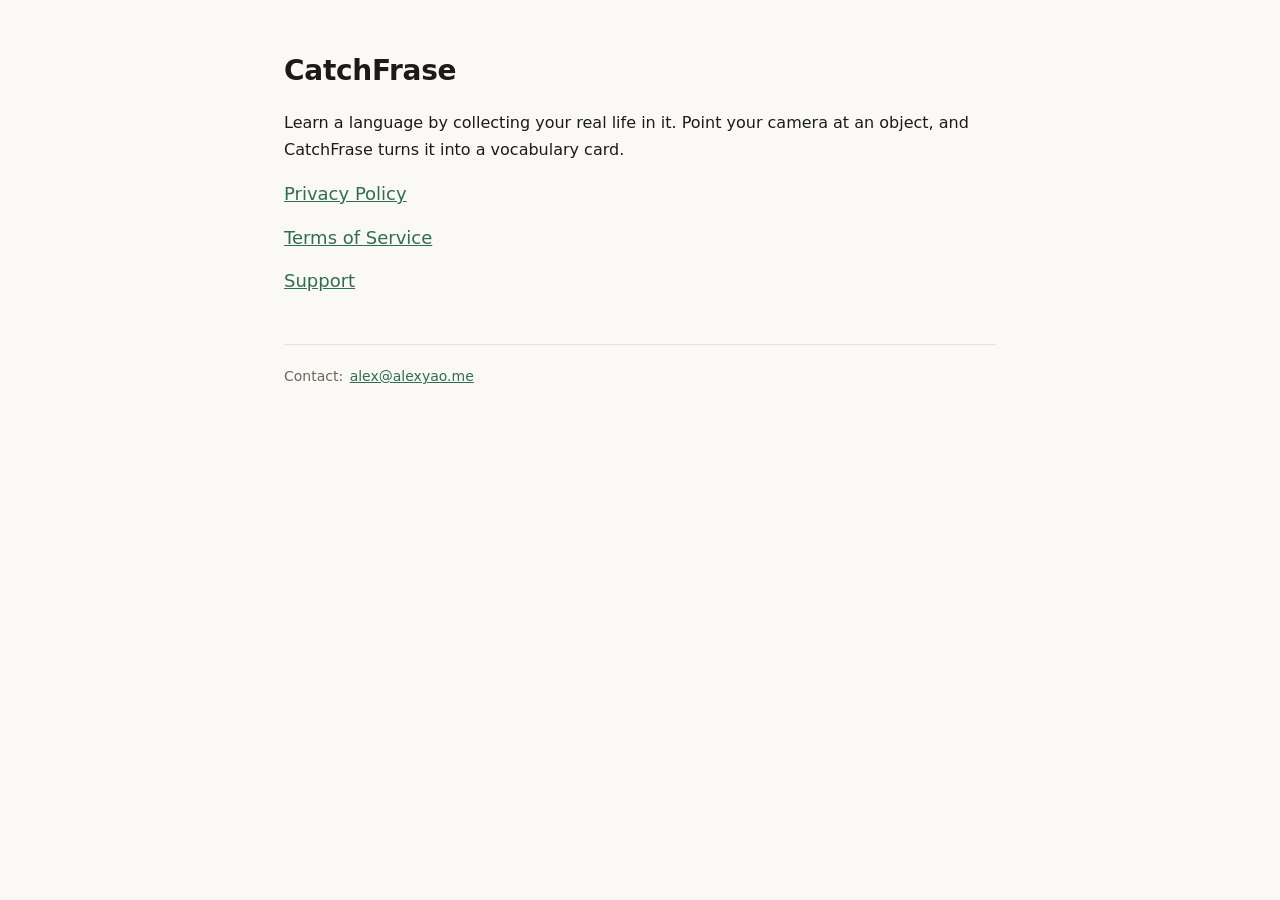
<file: index.html>
<!DOCTYPE html>
<html lang="en">
<head>
<meta charset="utf-8">
<meta name="viewport" content="width=device-width, initial-scale=1">
<title>CatchFrase · Legal & Support</title>
<link rel="stylesheet" href="style.css">
</head>
<body>
<main>
<h1>CatchFrase</h1>
<p>Learn a language by collecting your real life in it. Point your camera at an object, and CatchFrase turns it into a vocabulary card.</p>
<ul class="home-list">
<li><a href="privacy-policy.html">Privacy Policy</a></li>
<li><a href="terms-of-service.html">Terms of Service</a></li>
<li><a href="support.html">Support</a></li>
</ul>
<hr>
<footer>Contact: <a href="mailto:alex@alexyao.me">alex@alexyao.me</a></footer>
</main>
</body>
</html>
</file>
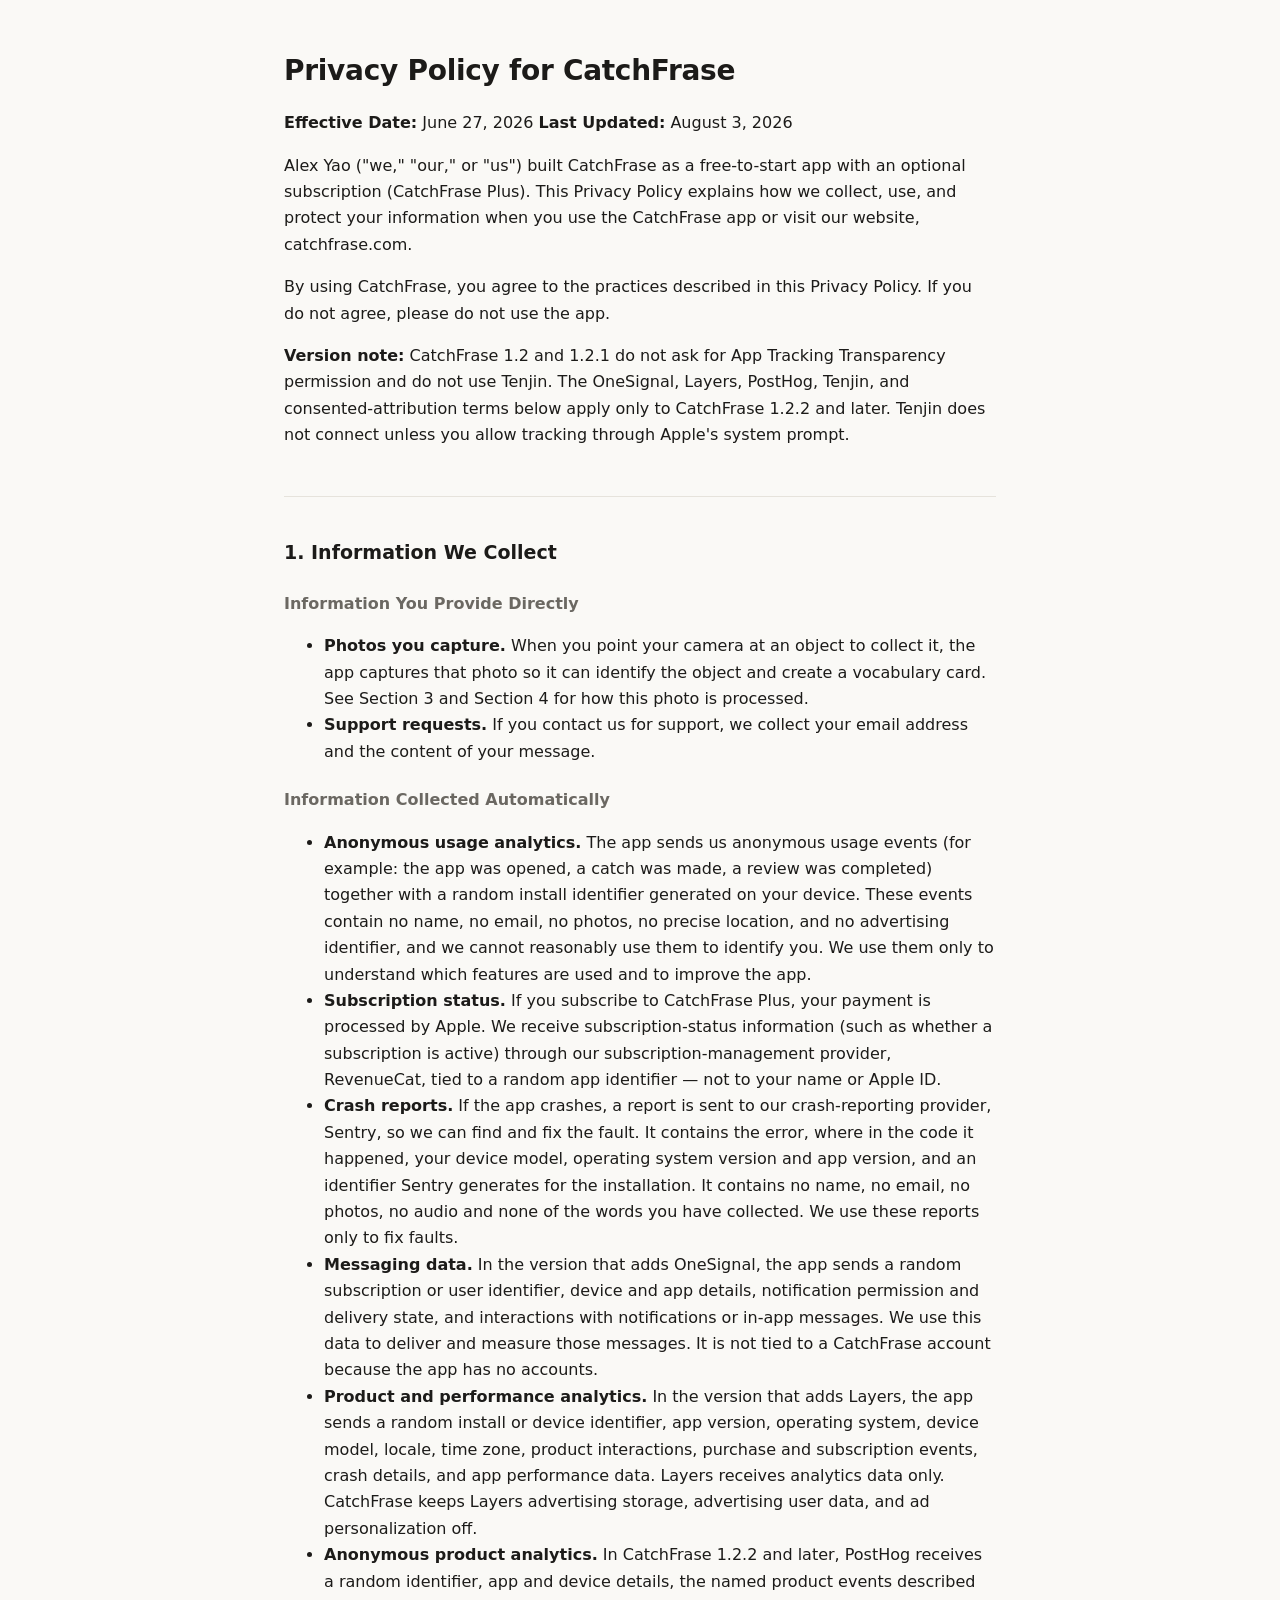
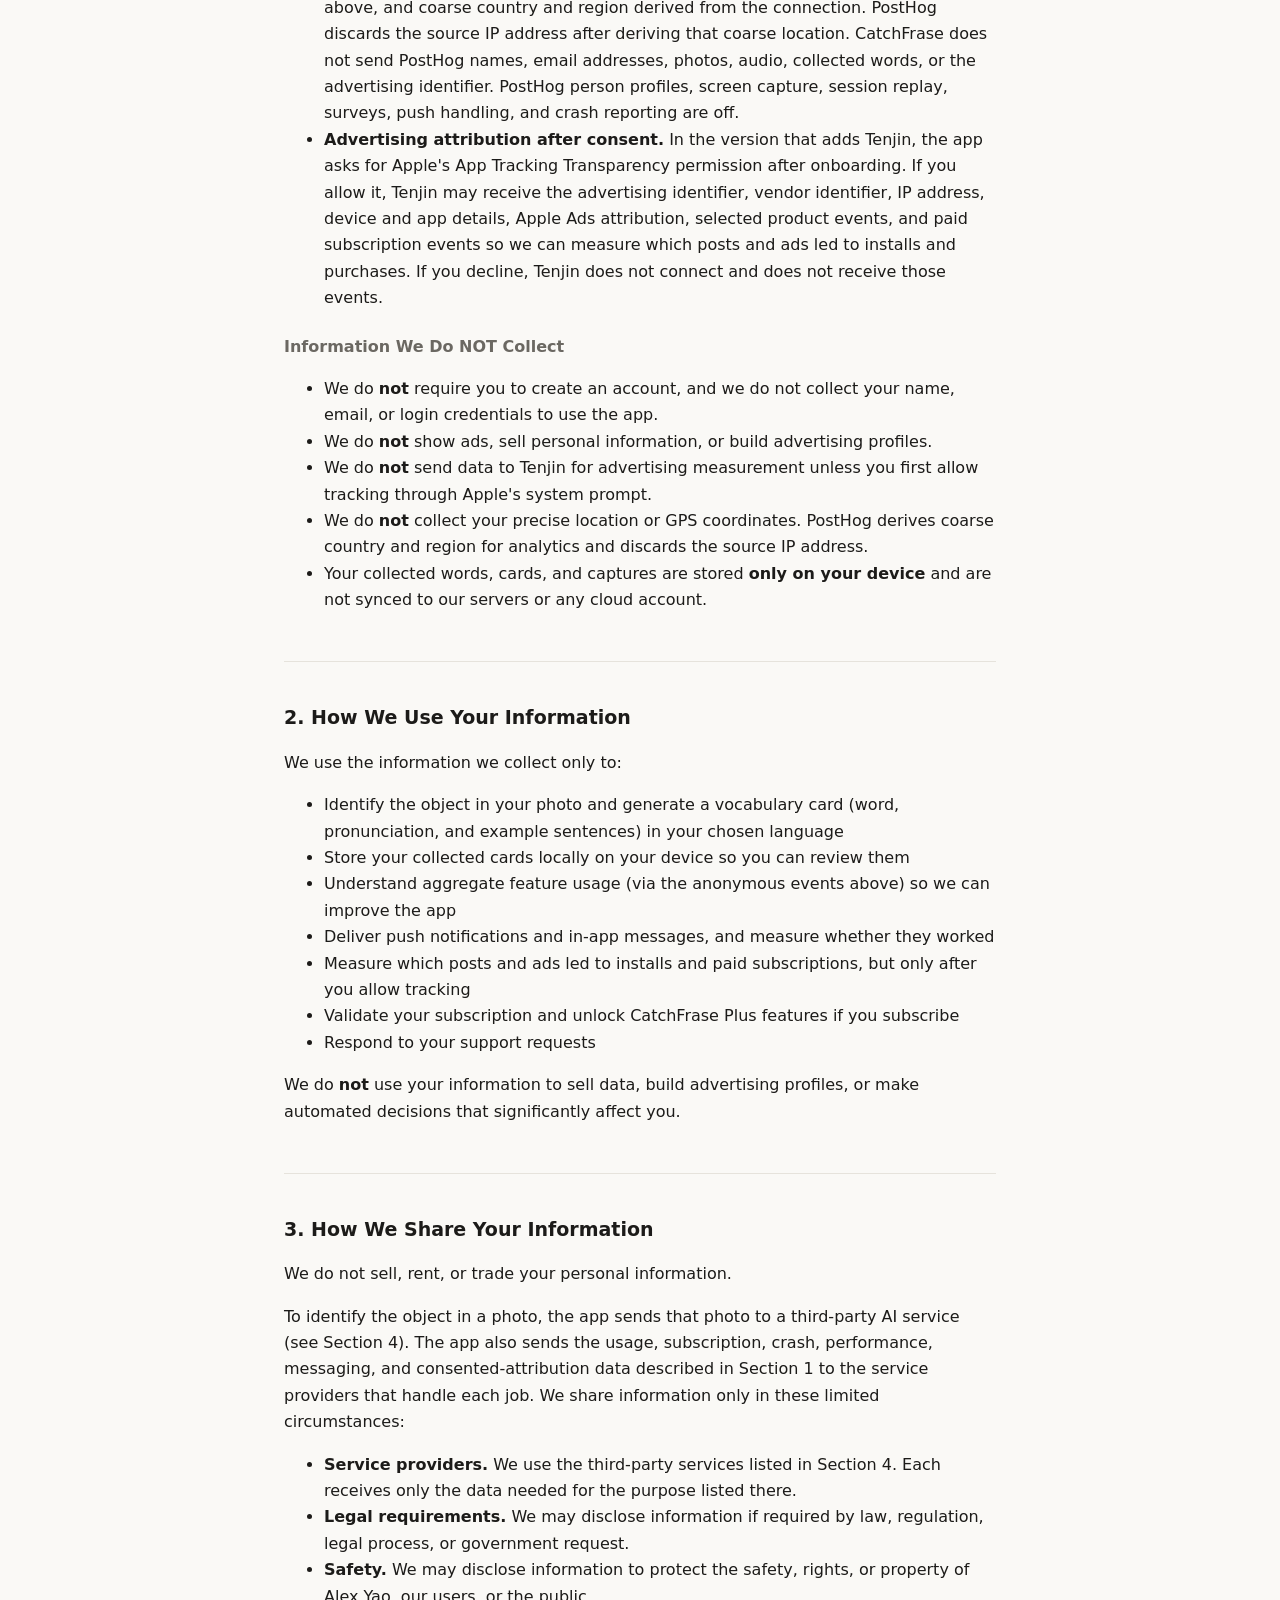
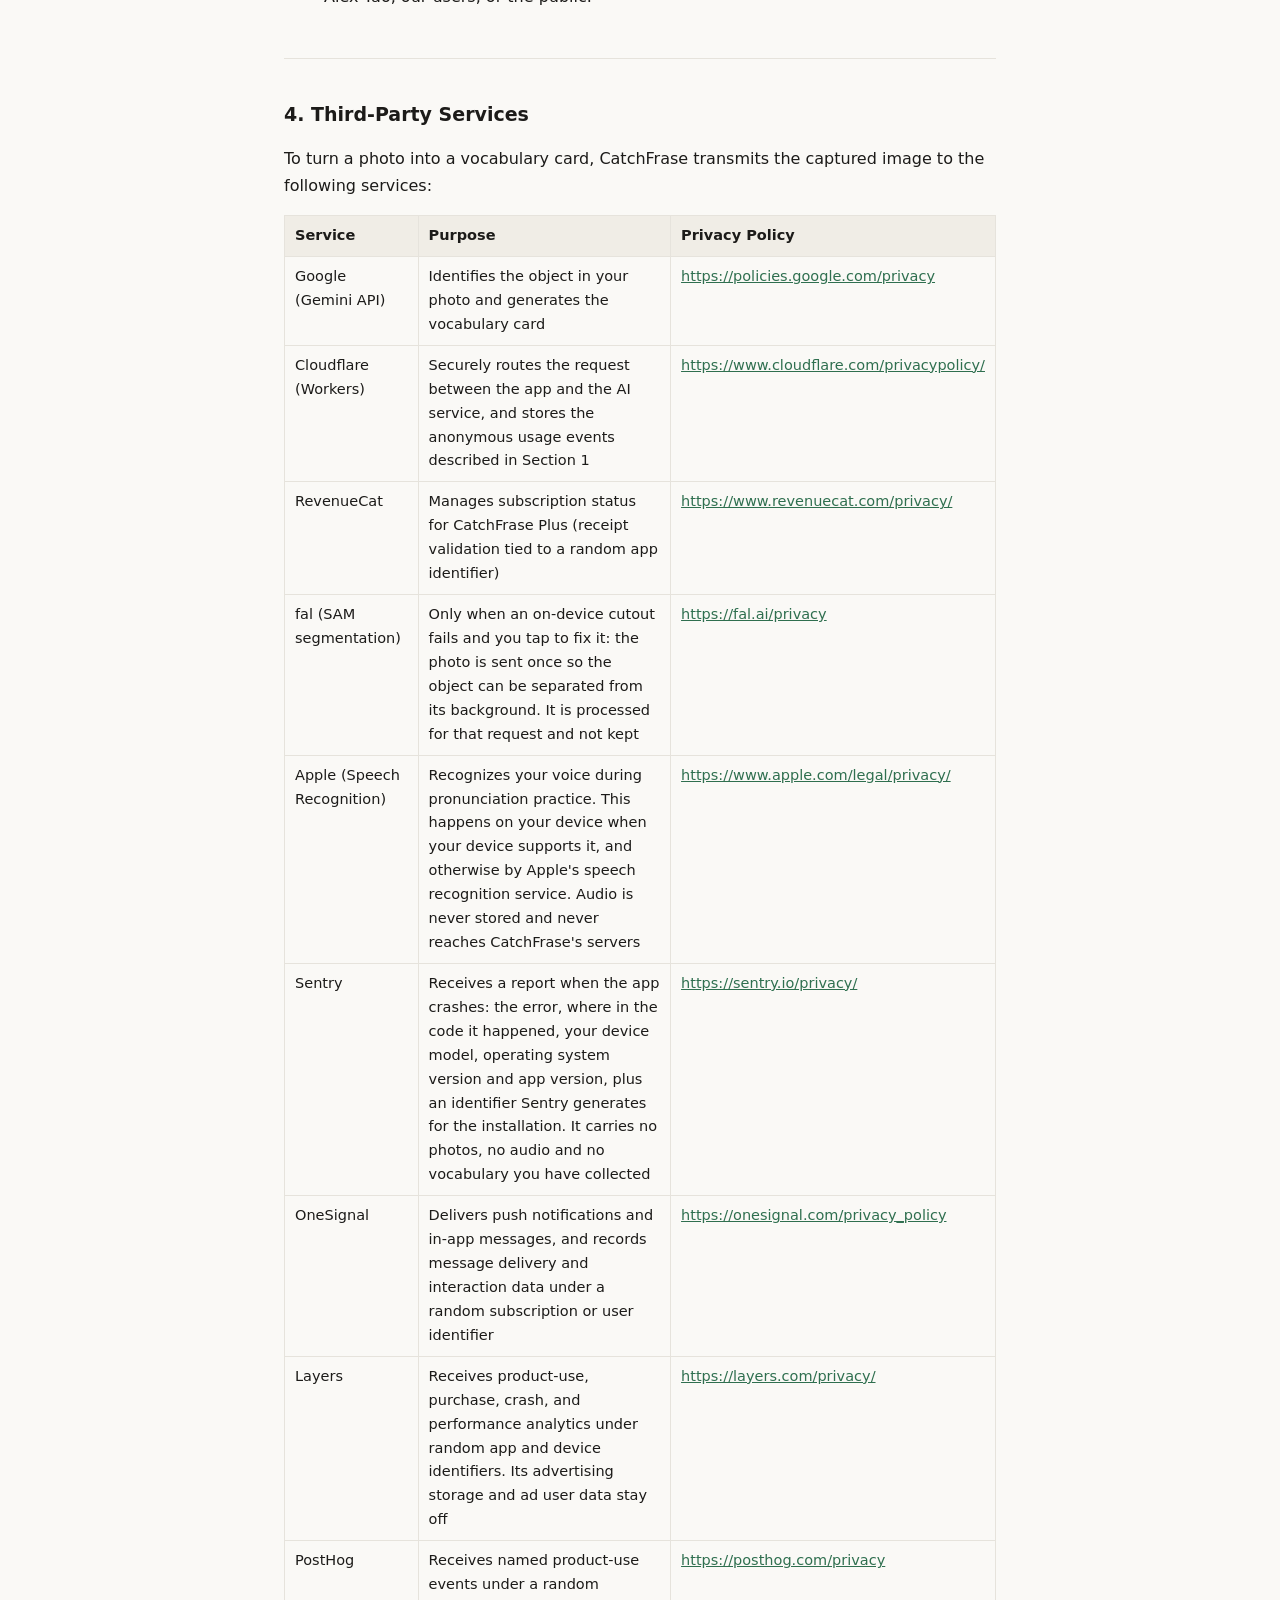
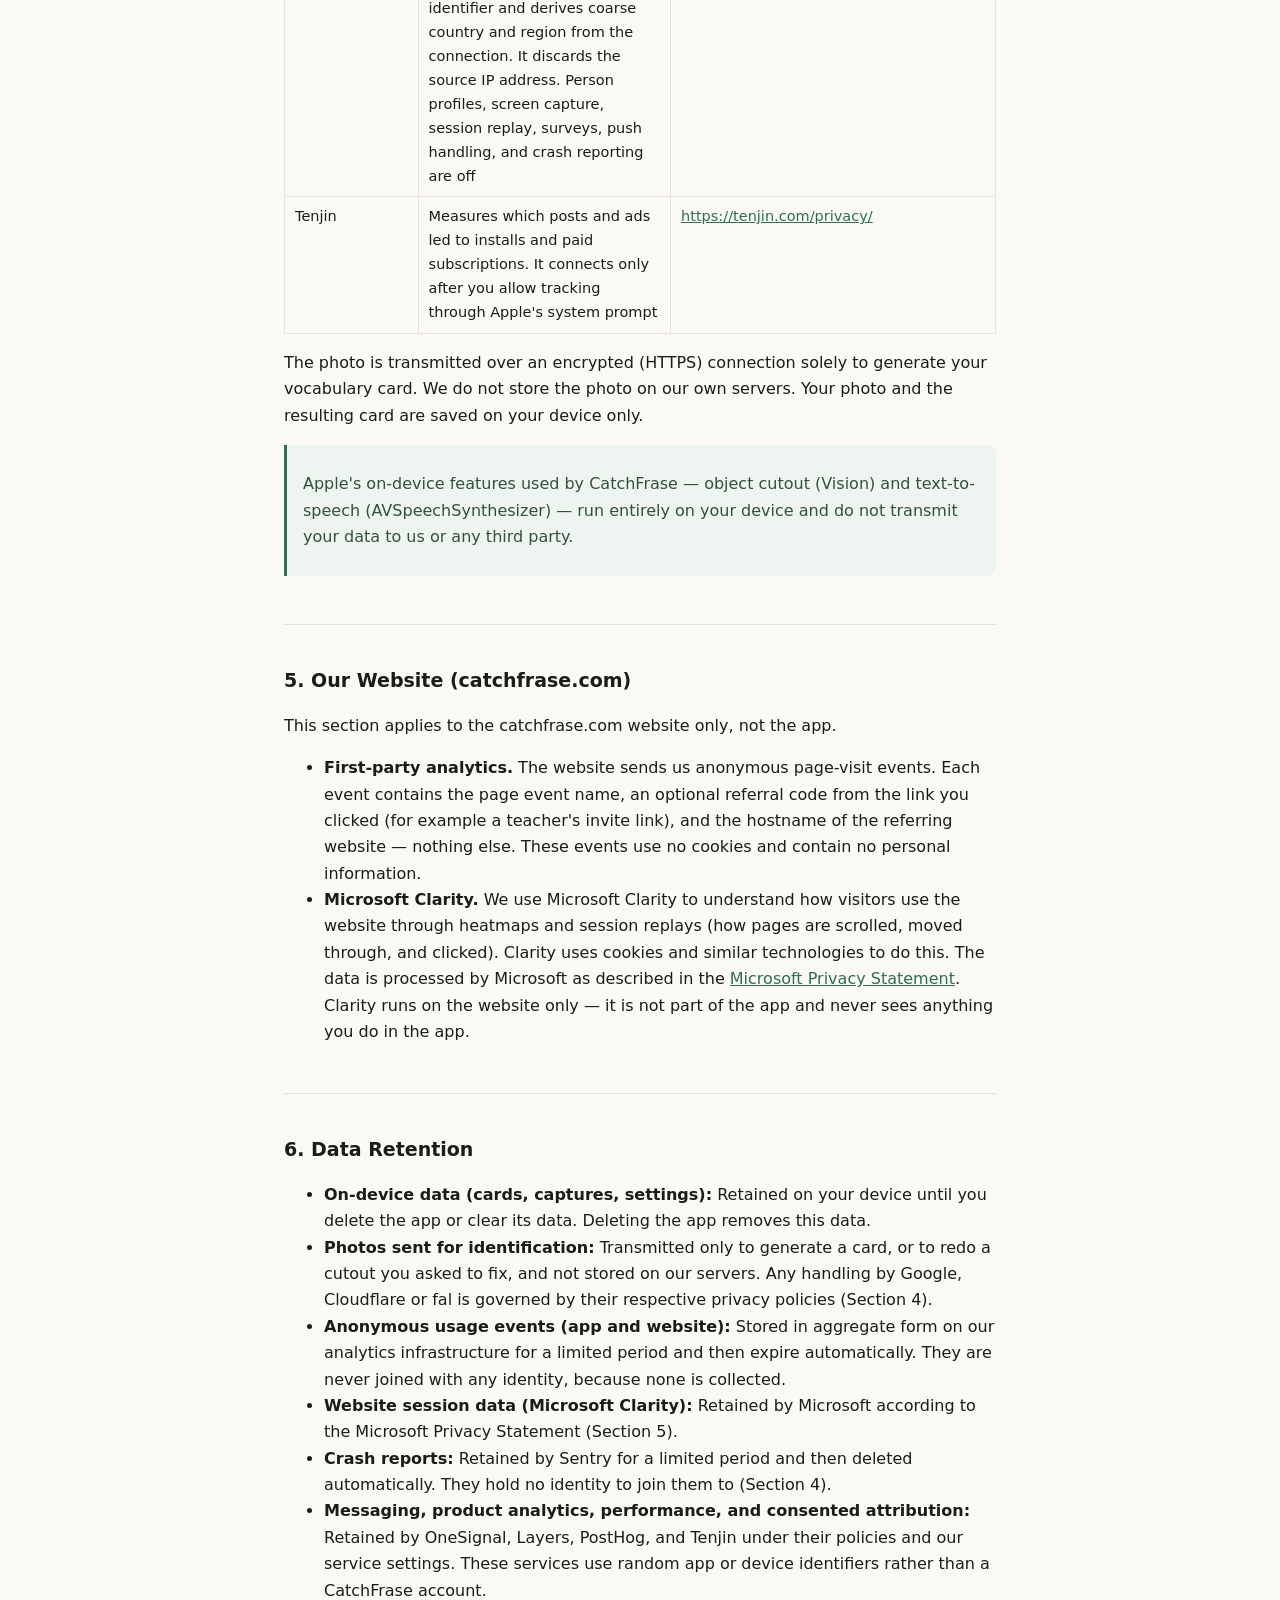
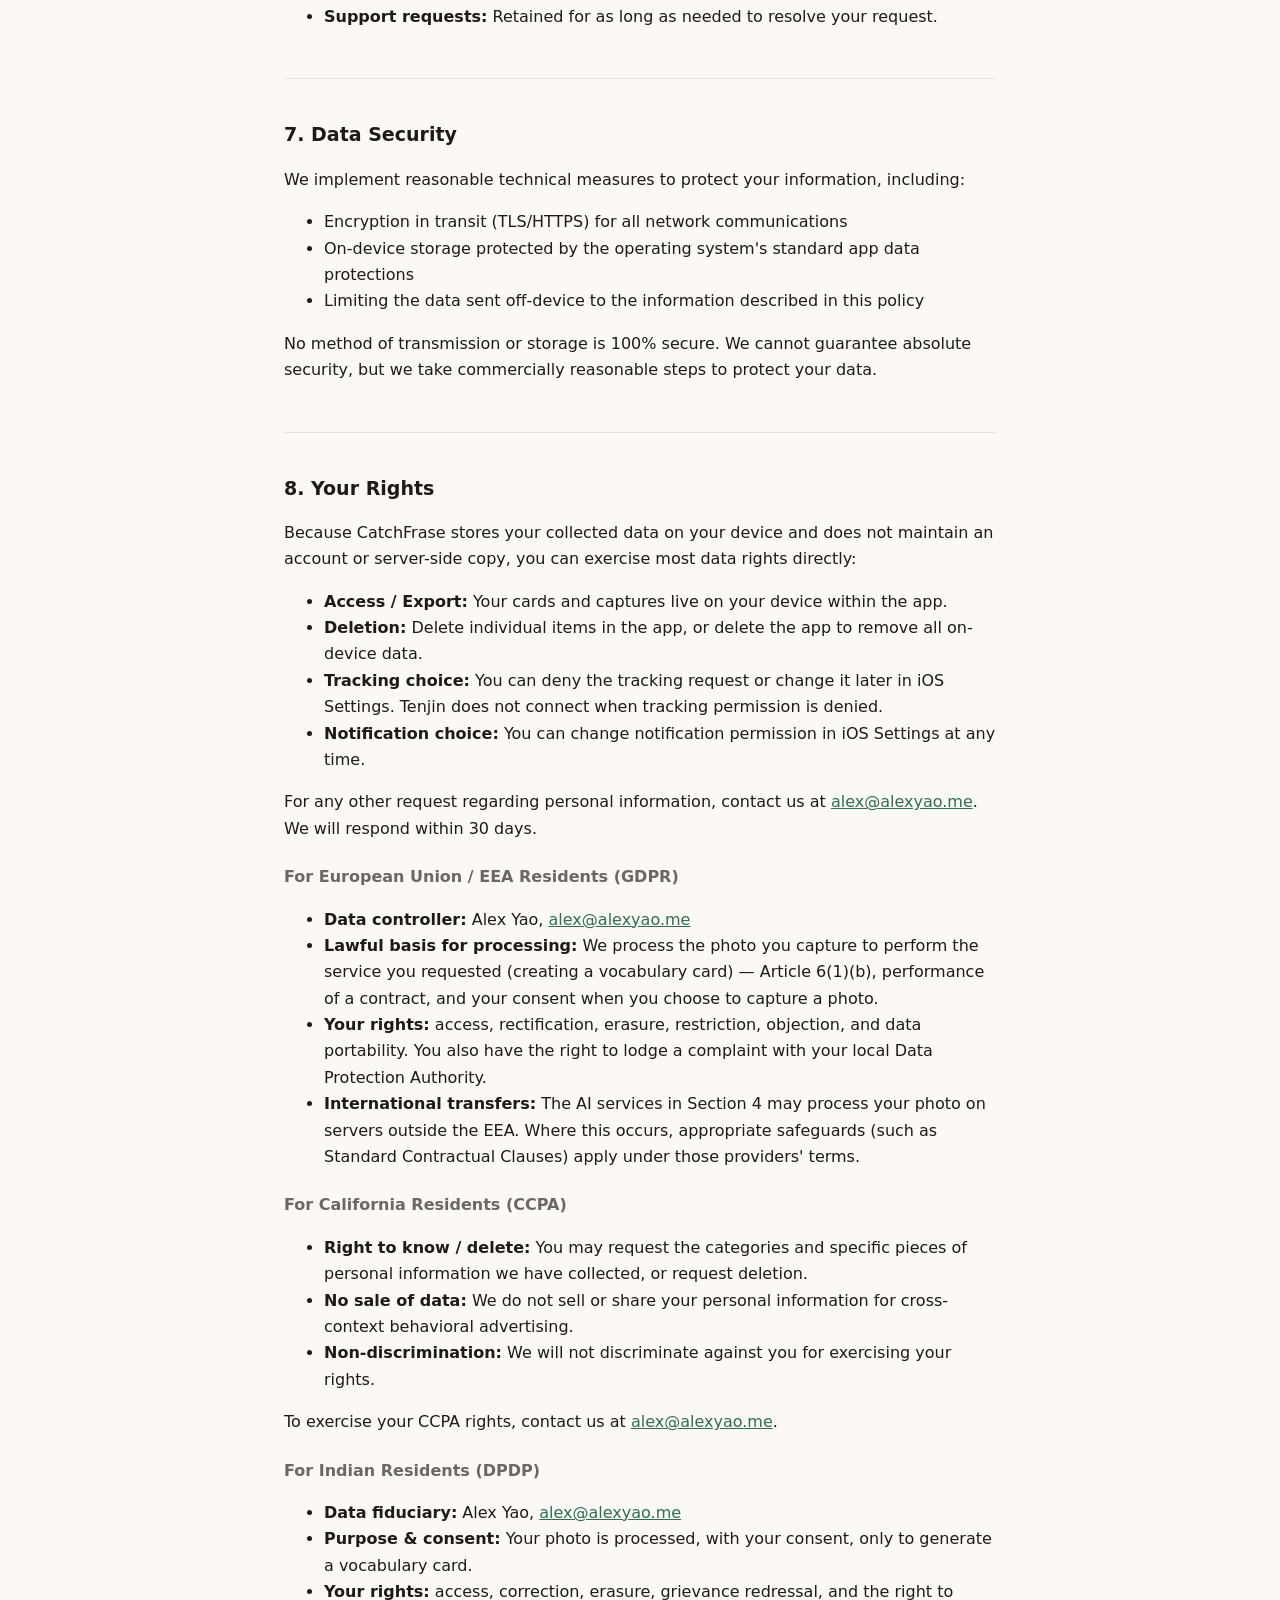
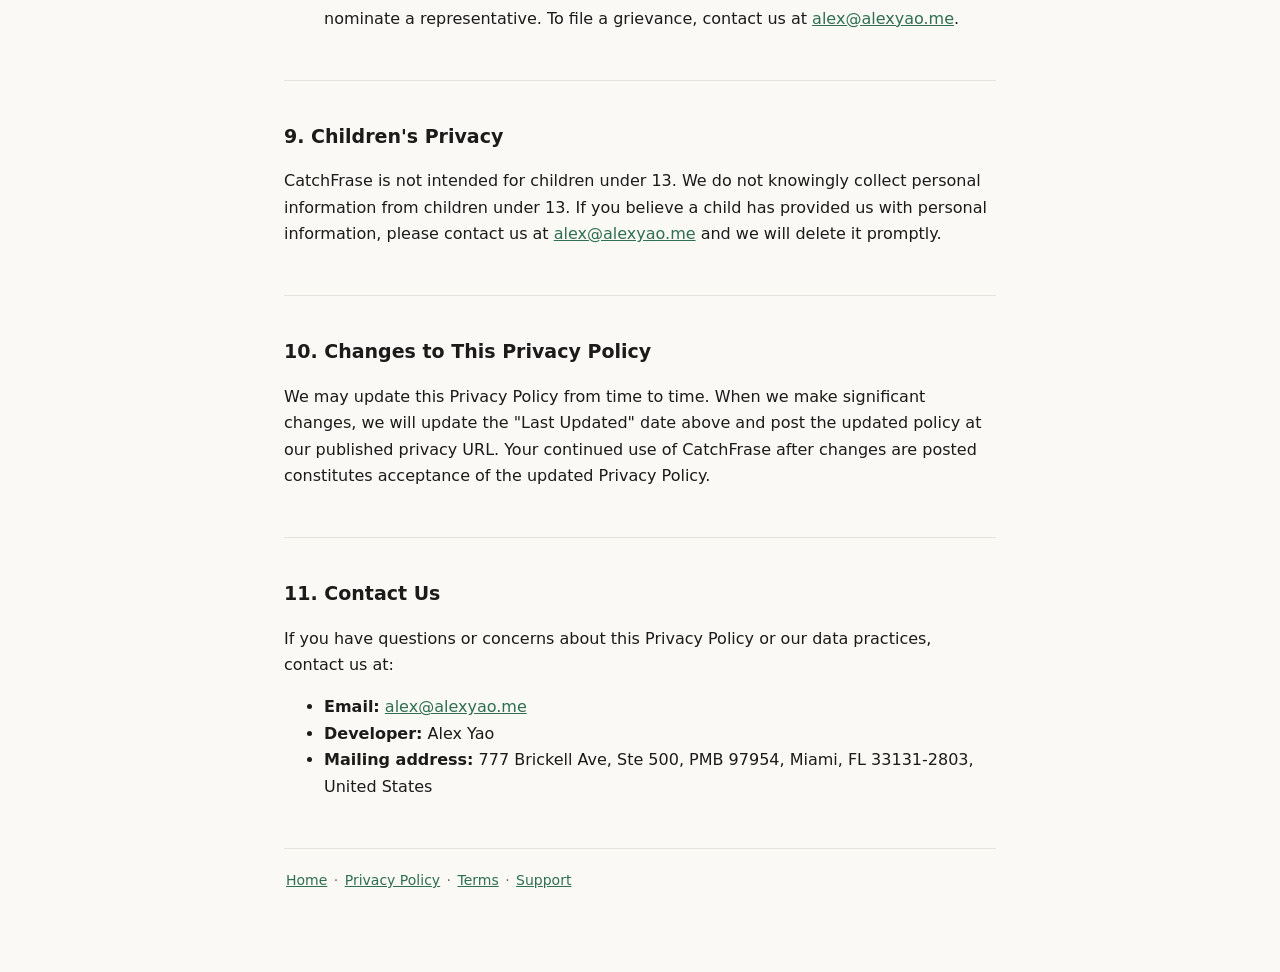
<file: privacy-policy.html>
<!DOCTYPE html>
<html lang="en">
<head>
<meta charset="utf-8">
<meta name="viewport" content="width=device-width, initial-scale=1">
<title>Privacy Policy · CatchFrase</title>
<link rel="stylesheet" href="style.css">
</head>
<body>
<main>
<h1 id="privacy-policy-for-catchfrase">Privacy Policy for
CatchFrase</h1>
<p><strong>Effective Date:</strong> June 27, 2026 <strong>Last
Updated:</strong> August 3, 2026</p>
<p>Alex Yao ("we," "our," or "us") built CatchFrase as a free-to-start
app with an optional subscription (CatchFrase Plus). This Privacy Policy
explains how we collect, use, and protect your information when you use
the CatchFrase app or visit our website, catchfrase.com.</p>
<p>By using CatchFrase, you agree to the practices described in this
Privacy Policy. If you do not agree, please do not use the app.</p>
<p><strong>Version note:</strong> CatchFrase 1.2 and 1.2.1 do not ask
for App Tracking Transparency permission and do not use Tenjin. The
OneSignal, Layers, PostHog, Tenjin, and consented-attribution terms below
apply only to CatchFrase 1.2.2 and later. Tenjin does not connect unless
you allow tracking through Apple's system prompt.</p>
<hr />
<h2 id="1-information-we-collect">1. Information We Collect</h2>
<h3 id="information-you-provide-directly">Information You Provide
Directly</h3>
<ul>
<li><strong>Photos you capture.</strong> When you point your camera at
an object to collect it, the app captures that photo so it can identify
the object and create a vocabulary card. See Section 3 and Section 4 for
how this photo is processed.</li>
<li><strong>Support requests.</strong> If you contact us for support, we
collect your email address and the content of your message.</li>
</ul>
<h3 id="information-collected-automatically">Information Collected
Automatically</h3>
<ul>
<li><strong>Anonymous usage analytics.</strong> The app sends us
anonymous usage events (for example: the app was opened, a catch was
made, a review was completed) together with a random install identifier
generated on your device. These events contain no name, no email, no
photos, no precise location, and no advertising identifier, and we
cannot reasonably use them to identify you. We use them only to
understand which features are used and to improve the app.</li>
<li><strong>Subscription status.</strong> If you subscribe to CatchFrase
Plus, your payment is processed by Apple. We receive subscription-status
information (such as whether a subscription is active) through our
subscription-management provider, RevenueCat, tied to a random app
identifier — not to your name or Apple ID.</li>
<li><strong>Crash reports.</strong> If the app crashes, a report is sent
to our crash-reporting provider, Sentry, so we can find and fix the
fault. It contains the error, where in the code it happened, your device
model, operating system version and app version, and an identifier
Sentry generates for the installation. It contains no name, no email, no
photos, no audio and none of the words you have collected. We use these
reports only to fix faults.</li>
<li><strong>Messaging data.</strong> In the version that adds OneSignal,
the app sends a random subscription or user identifier, device and app
details, notification permission and delivery state, and interactions
with notifications or in-app messages. We use this data to deliver and
measure those messages. It is not tied to a CatchFrase account because
the app has no accounts.</li>
<li><strong>Product and performance analytics.</strong> In the version
that adds Layers, the app sends a random install or device identifier,
app version, operating system, device model, locale, time zone, product
interactions, purchase and subscription events, crash details, and app
performance data. Layers receives analytics data only. CatchFrase keeps
Layers advertising storage, advertising user data, and ad
personalization off.</li>
<li><strong>Anonymous product analytics.</strong> In CatchFrase 1.2.2
and later, PostHog receives a random identifier, app and device details,
the named product events described above, and coarse country and region
derived from the connection. PostHog discards the source IP address after
deriving that coarse location. CatchFrase does not send
PostHog names, email addresses, photos, audio, collected words, or the
advertising identifier. PostHog person profiles, screen capture, session
replay, surveys, push handling, and crash reporting are off.</li>
<li><strong>Advertising attribution after consent.</strong> In the
version that adds Tenjin, the app asks for Apple's App Tracking
Transparency permission after onboarding. If you allow it, Tenjin may
receive the advertising identifier, vendor identifier, IP address,
device and app details, Apple Ads attribution, selected product events,
and paid subscription events so we can measure which posts and ads led
to installs and purchases. If you decline, Tenjin does not connect and
does not receive those events.</li>
</ul>
<h3 id="information-we-do-not-collect">Information We Do NOT
Collect</h3>
<ul>
<li>We do <strong>not</strong> require you to create an account, and we
do not collect your name, email, or login credentials to use the
app.</li>
<li>We do <strong>not</strong> show ads, sell personal information, or
build advertising profiles.</li>
<li>We do <strong>not</strong> send data to Tenjin for advertising
measurement unless you first allow tracking through Apple's system
prompt.</li>
<li>We do <strong>not</strong> collect your precise location or GPS
coordinates. PostHog derives coarse country and region for analytics and
discards the source IP address.</li>
<li>Your collected words, cards, and captures are stored <strong>only on
your device</strong> and are not synced to our servers or any cloud
account.</li>
</ul>
<hr />
<h2 id="2-how-we-use-your-information">2. How We Use Your
Information</h2>
<p>We use the information we collect only to:</p>
<ul>
<li>Identify the object in your photo and generate a vocabulary card
(word, pronunciation, and example sentences) in your chosen
language</li>
<li>Store your collected cards locally on your device so you can review
them</li>
<li>Understand aggregate feature usage (via the anonymous events above)
so we can improve the app</li>
<li>Deliver push notifications and in-app messages, and measure whether
they worked</li>
<li>Measure which posts and ads led to installs and paid subscriptions,
but only after you allow tracking</li>
<li>Validate your subscription and unlock CatchFrase Plus features if
you subscribe</li>
<li>Respond to your support requests</li>
</ul>
<p>We do <strong>not</strong> use your information to sell data, build
advertising profiles, or make automated decisions that significantly
affect you.</p>
<hr />
<h2 id="3-how-we-share-your-information">3. How We Share Your
Information</h2>
<p>We do not sell, rent, or trade your personal information.</p>
<p>To identify the object in a photo, the app sends that photo to a
third-party AI service (see Section 4). The app also sends the usage,
subscription, crash, performance, messaging, and consented-attribution
data described in Section 1 to the service providers that handle each
job. We share information only in these limited circumstances:</p>
<ul>
<li><strong>Service providers.</strong> We use the third-party services
listed in Section 4. Each receives only the data needed for the purpose
listed there.</li>
<li><strong>Legal requirements.</strong> We may disclose information if
required by law, regulation, legal process, or government request.</li>
<li><strong>Safety.</strong> We may disclose information to protect the
safety, rights, or property of Alex Yao, our users, or the public.</li>
</ul>
<hr />
<h2 id="4-third-party-services">4. Third-Party Services</h2>
<p>To turn a photo into a vocabulary card, CatchFrase transmits the
captured image to the following services:</p>
<table>
<thead>
<tr>
<th>Service</th>
<th>Purpose</th>
<th>Privacy Policy</th>
</tr>
</thead>
<tbody>
<tr>
<td>Google (Gemini API)</td>
<td>Identifies the object in your photo and generates the vocabulary
card</td>
<td><a
href="https://policies.google.com/privacy">https://policies.google.com/privacy</a></td>
</tr>
<tr>
<td>Cloudflare (Workers)</td>
<td>Securely routes the request between the app and the AI service, and
stores the anonymous usage events described in Section 1</td>
<td><a
href="https://www.cloudflare.com/privacypolicy/">https://www.cloudflare.com/privacypolicy/</a></td>
</tr>
<tr>
<td>RevenueCat</td>
<td>Manages subscription status for CatchFrase Plus (receipt validation
tied to a random app identifier)</td>
<td><a
href="https://www.revenuecat.com/privacy/">https://www.revenuecat.com/privacy/</a></td>
</tr>
<tr>
<td>fal (SAM segmentation)</td>
<td>Only when an on-device cutout fails and you tap to fix it: the photo
is sent once so the object can be separated from its background. It is
processed for that request and not kept</td>
<td><a href="https://fal.ai/privacy">https://fal.ai/privacy</a></td>
</tr>
<tr>
<td>Apple (Speech Recognition)</td>
<td>Recognizes your voice during pronunciation practice. This happens on
your device when your device supports it, and otherwise by Apple's
speech recognition service. Audio is never stored and never reaches
CatchFrase's servers</td>
<td><a
href="https://www.apple.com/legal/privacy/">https://www.apple.com/legal/privacy/</a></td>
</tr>
<tr>
<td>Sentry</td>
<td>Receives a report when the app crashes: the error, where in the code
it happened, your device model, operating system version and app
version, plus an identifier Sentry generates for the installation. It
carries no photos, no audio and no vocabulary you have collected</td>
<td><a
href="https://sentry.io/privacy/">https://sentry.io/privacy/</a></td>
</tr>
<tr>
<td>OneSignal</td>
<td>Delivers push notifications and in-app messages, and records message
delivery and interaction data under a random subscription or user
identifier</td>
<td><a
href="https://onesignal.com/privacy_policy">https://onesignal.com/privacy_policy</a></td>
</tr>
<tr>
<td>Layers</td>
<td>Receives product-use, purchase, crash, and performance analytics
under random app and device identifiers. Its advertising storage and ad
user data stay off</td>
<td><a
href="https://layers.com/privacy/">https://layers.com/privacy/</a></td>
</tr>
<tr>
<td>PostHog</td>
<td>Receives named product-use events under a random identifier and derives
coarse country and region from the connection. It discards the source IP
address. Person profiles, screen capture, session replay, surveys, push
handling, and crash reporting are off</td>
<td><a
href="https://posthog.com/privacy">https://posthog.com/privacy</a></td>
</tr>
<tr>
<td>Tenjin</td>
<td>Measures which posts and ads led to installs and paid subscriptions.
It connects only after you allow tracking through Apple's system
prompt</td>
<td><a
href="https://tenjin.com/privacy/">https://tenjin.com/privacy/</a></td>
</tr>
</tbody>
</table>
<p>The photo is transmitted over an encrypted (HTTPS) connection solely
to generate your vocabulary card. We do not store the photo on our own
servers. Your photo and the resulting card are saved on your device
only.</p>
<blockquote>
<p>Apple's on-device features used by CatchFrase — object cutout
(Vision) and text-to-speech (AVSpeechSynthesizer) — run entirely on your
device and do not transmit your data to us or any third party.</p>
</blockquote>
<hr />
<h2 id="5-our-website-catchfrasecom">5. Our Website
(catchfrase.com)</h2>
<p>This section applies to the catchfrase.com website only, not the
app.</p>
<ul>
<li><strong>First-party analytics.</strong> The website sends us
anonymous page-visit events. Each event contains the page event name, an
optional referral code from the link you clicked (for example a
teacher's invite link), and the hostname of the referring website —
nothing else. These events use no cookies and contain no personal
information.</li>
<li><strong>Microsoft Clarity.</strong> We use Microsoft Clarity to
understand how visitors use the website through heatmaps and session
replays (how pages are scrolled, moved through, and clicked). Clarity
uses cookies and similar technologies to do this. The data is processed
by Microsoft as described in the <a
href="https://privacy.microsoft.com/privacystatement">Microsoft Privacy
Statement</a>. Clarity runs on the website only — it is not part of the
app and never sees anything you do in the app.</li>
</ul>
<hr />
<h2 id="6-data-retention">6. Data Retention</h2>
<ul>
<li><strong>On-device data (cards, captures, settings):</strong>
Retained on your device until you delete the app or clear its data.
Deleting the app removes this data.</li>
<li><strong>Photos sent for identification:</strong> Transmitted only to
generate a card, or to redo a cutout you asked to fix, and not stored on
our servers. Any handling by Google, Cloudflare or fal is governed by
their respective privacy policies (Section 4).</li>
<li><strong>Anonymous usage events (app and website):</strong> Stored in
aggregate form on our analytics infrastructure for a limited period and
then expire automatically. They are never joined with any identity,
because none is collected.</li>
<li><strong>Website session data (Microsoft Clarity):</strong> Retained
by Microsoft according to the Microsoft Privacy Statement (Section
5).</li>
<li><strong>Crash reports:</strong> Retained by Sentry for a limited
period and then deleted automatically. They hold no identity to join
them to (Section 4).</li>
<li><strong>Messaging, product analytics, performance, and consented
attribution:</strong> Retained by OneSignal, Layers, PostHog, and Tenjin
under their policies and our service settings. These services use
random app or device identifiers rather than a CatchFrase account.</li>
<li><strong>Support requests:</strong> Retained for as long as needed to
resolve your request.</li>
</ul>
<hr />
<h2 id="7-data-security">7. Data Security</h2>
<p>We implement reasonable technical measures to protect your
information, including:</p>
<ul>
<li>Encryption in transit (TLS/HTTPS) for all network
communications</li>
<li>On-device storage protected by the operating system's standard app
data protections</li>
<li>Limiting the data sent off-device to the information described in
this policy</li>
</ul>
<p>No method of transmission or storage is 100% secure. We cannot
guarantee absolute security, but we take commercially reasonable steps
to protect your data.</p>
<hr />
<h2 id="8-your-rights">8. Your Rights</h2>
<p>Because CatchFrase stores your collected data on your device and does
not maintain an account or server-side copy, you can exercise most data
rights directly:</p>
<ul>
<li><strong>Access / Export:</strong> Your cards and captures live on
your device within the app.</li>
<li><strong>Deletion:</strong> Delete individual items in the app, or
delete the app to remove all on-device data.</li>
<li><strong>Tracking choice:</strong> You can deny the tracking request
or change it later in iOS Settings. Tenjin does not connect when tracking
permission is denied.</li>
<li><strong>Notification choice:</strong> You can change notification
permission in iOS Settings at any time.</li>
</ul>
<p>For any other request regarding personal information, contact us at
<a href="mailto:alex@alexyao.me">alex@alexyao.me</a>. We will respond
within 30 days.</p>
<h3 id="for-european-union--eea-residents-gdpr">For European Union / EEA
Residents (GDPR)</h3>
<ul>
<li><strong>Data controller:</strong> Alex Yao, <a
href="mailto:alex@alexyao.me">alex@alexyao.me</a></li>
<li><strong>Lawful basis for processing:</strong> We process the photo
you capture to perform the service you requested (creating a vocabulary
card) — Article 6(1)(b), performance of a contract, and your consent
when you choose to capture a photo.</li>
<li><strong>Your rights:</strong> access, rectification, erasure,
restriction, objection, and data portability. You also have the right to
lodge a complaint with your local Data Protection Authority.</li>
<li><strong>International transfers:</strong> The AI services in Section
4 may process your photo on servers outside the EEA. Where this occurs,
appropriate safeguards (such as Standard Contractual Clauses) apply
under those providers' terms.</li>
</ul>
<h3 id="for-california-residents-ccpa">For California Residents
(CCPA)</h3>
<ul>
<li><strong>Right to know / delete:</strong> You may request the
categories and specific pieces of personal information we have
collected, or request deletion.</li>
<li><strong>No sale of data:</strong> We do not sell or share your
personal information for cross-context behavioral advertising.</li>
<li><strong>Non-discrimination:</strong> We will not discriminate
against you for exercising your rights.</li>
</ul>
<p>To exercise your CCPA rights, contact us at <a
href="mailto:alex@alexyao.me">alex@alexyao.me</a>.</p>
<h3 id="for-indian-residents-dpdp">For Indian Residents (DPDP)</h3>
<ul>
<li><strong>Data fiduciary:</strong> Alex Yao, <a
href="mailto:alex@alexyao.me">alex@alexyao.me</a></li>
<li><strong>Purpose &amp; consent:</strong> Your photo is processed,
with your consent, only to generate a vocabulary card.</li>
<li><strong>Your rights:</strong> access, correction, erasure, grievance
redressal, and the right to nominate a representative. To file a
grievance, contact us at <a
href="mailto:alex@alexyao.me">alex@alexyao.me</a>.</li>
</ul>
<hr />
<h2 id="9-childrens-privacy">9. Children's Privacy</h2>
<p>CatchFrase is not intended for children under 13. We do not knowingly
collect personal information from children under 13. If you believe a
child has provided us with personal information, please contact us at <a
href="mailto:alex@alexyao.me">alex@alexyao.me</a> and we will delete it
promptly.</p>
<hr />
<h2 id="10-changes-to-this-privacy-policy">10. Changes to This Privacy
Policy</h2>
<p>We may update this Privacy Policy from time to time. When we make
significant changes, we will update the "Last Updated" date above and
post the updated policy at our published privacy URL. Your continued use
of CatchFrase after changes are posted constitutes acceptance of the
updated Privacy Policy.</p>
<hr />
<h2 id="11-contact-us">11. Contact Us</h2>
<p>If you have questions or concerns about this Privacy Policy or our
data practices, contact us at:</p>
<ul>
<li><strong>Email:</strong> <a
href="mailto:alex@alexyao.me">alex@alexyao.me</a></li>
<li><strong>Developer:</strong> Alex Yao</li>
<li><strong>Mailing address:</strong> 777 Brickell Ave, Ste 500, PMB
97954, Miami, FL 33131-2803, United States</li>
</ul>
<hr>
<footer><a href="index.html">Home</a> · <a href="privacy-policy.html">Privacy Policy</a> · <a href="terms-of-service.html">Terms</a> · <a href="support.html">Support</a></footer>
</main>
</body>
</html>
</file>
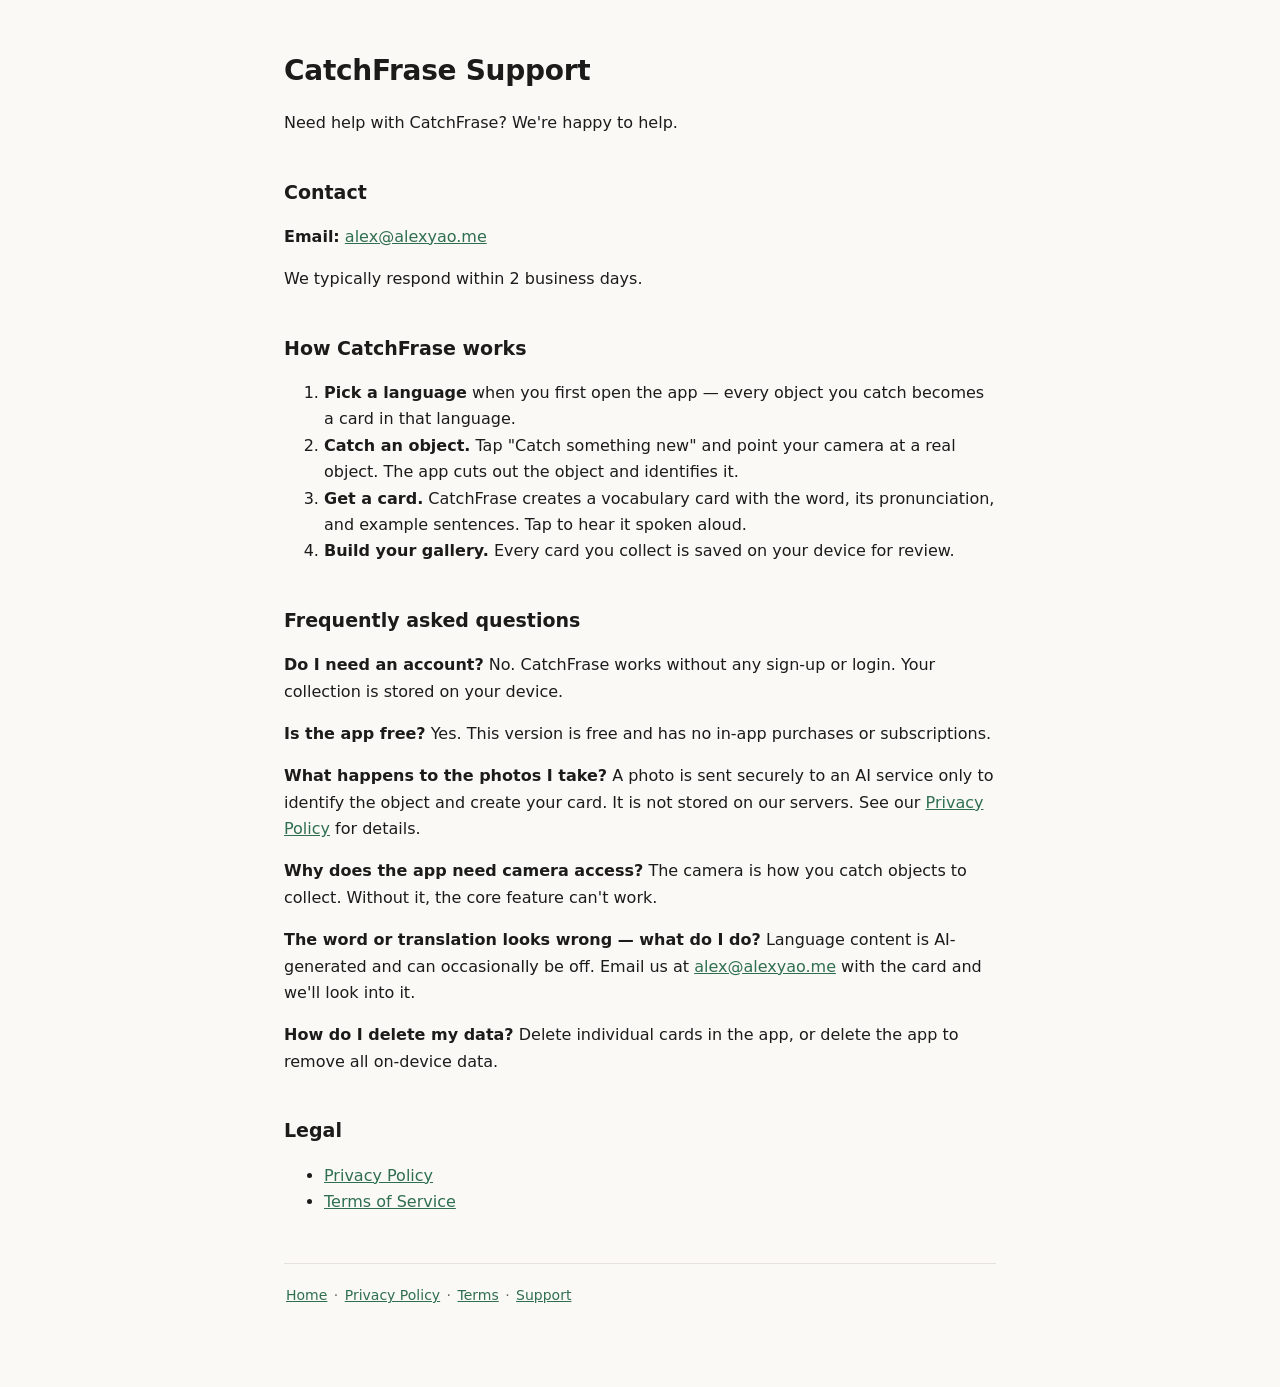
<file: support.html>
<!DOCTYPE html>
<html lang="en">
<head>
<meta charset="utf-8">
<meta name="viewport" content="width=device-width, initial-scale=1">
<title>Support · CatchFrase</title>
<link rel="stylesheet" href="style.css">
</head>
<body>
<main>
<h1 id="catchfrase-support">CatchFrase Support</h1>
<p>Need help with CatchFrase? We're happy to help.</p>
<h2 id="contact">Contact</h2>
<p><strong>Email:</strong> <a
href="mailto:alex@alexyao.me">alex@alexyao.me</a></p>
<p>We typically respond within 2 business days.</p>
<h2 id="how-catchfrase-works">How CatchFrase works</h2>
<ol type="1">
<li><strong>Pick a language</strong> when you first open the app — every
object you catch becomes a card in that language.</li>
<li><strong>Catch an object.</strong> Tap "Catch something new" and
point your camera at a real object. The app cuts out the object and
identifies it.</li>
<li><strong>Get a card.</strong> CatchFrase creates a vocabulary card
with the word, its pronunciation, and example sentences. Tap to hear it
spoken aloud.</li>
<li><strong>Build your gallery.</strong> Every card you collect is saved
on your device for review.</li>
</ol>
<h2 id="frequently-asked-questions">Frequently asked questions</h2>
<p><strong>Do I need an account?</strong> No. CatchFrase works without
any sign-up or login. Your collection is stored on your device.</p>
<p><strong>Is the app free?</strong> Yes. This version is free and has
no in-app purchases or subscriptions.</p>
<p><strong>What happens to the photos I take?</strong> A photo is sent
securely to an AI service only to identify the object and create your
card. It is not stored on our servers. See our <a
href="privacy-policy.html">Privacy Policy</a> for details.</p>
<p><strong>Why does the app need camera access?</strong> The camera is
how you catch objects to collect. Without it, the core feature can't
work.</p>
<p><strong>The word or translation looks wrong — what do I do?</strong>
Language content is AI-generated and can occasionally be off. Email us
at <a href="mailto:alex@alexyao.me">alex@alexyao.me</a> with the card
and we'll look into it.</p>
<p><strong>How do I delete my data?</strong> Delete individual cards in
the app, or delete the app to remove all on-device data.</p>
<h2 id="legal">Legal</h2>
<ul>
<li><a href="privacy-policy.html">Privacy Policy</a></li>
<li><a href="terms-of-service.html">Terms of Service</a></li>
</ul>
<hr>
<footer><a href="index.html">Home</a> · <a href="privacy-policy.html">Privacy Policy</a> · <a href="terms-of-service.html">Terms</a> · <a href="support.html">Support</a></footer>
</main>
</body>
</html>
</file>
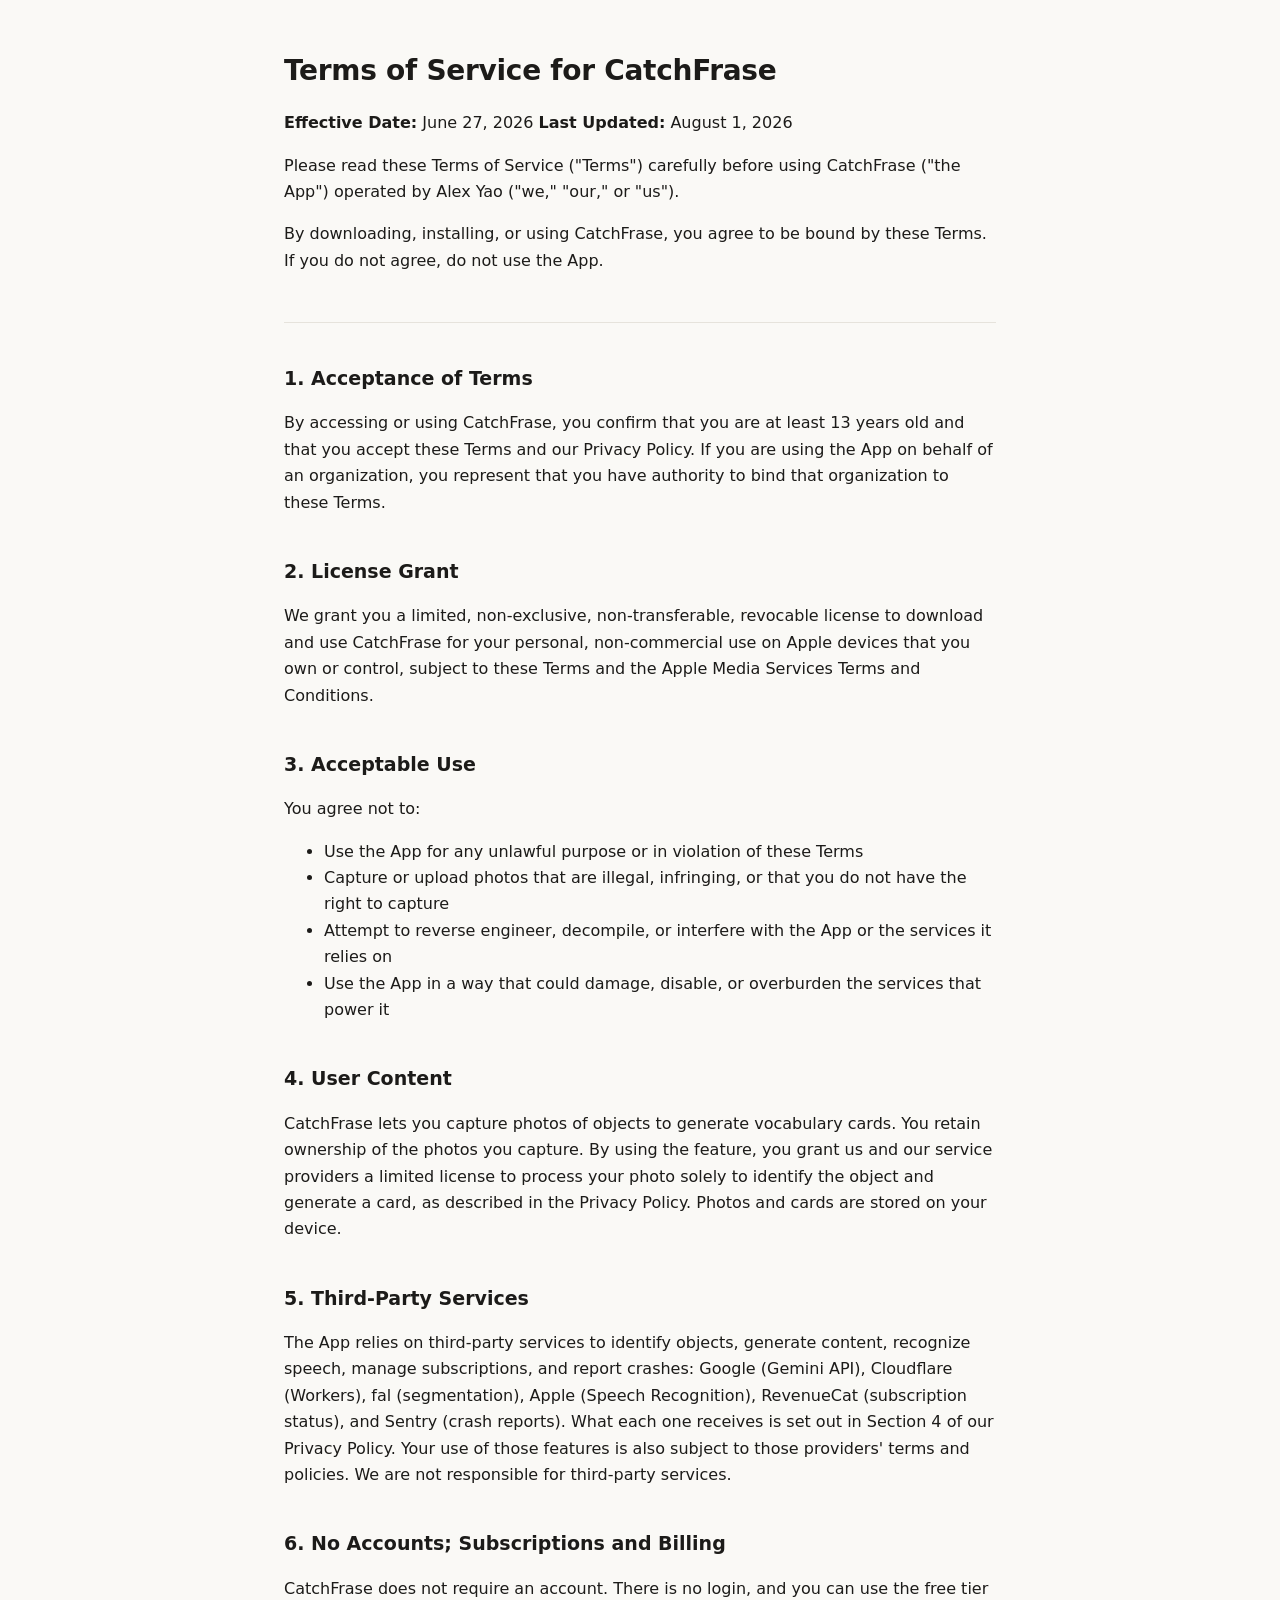
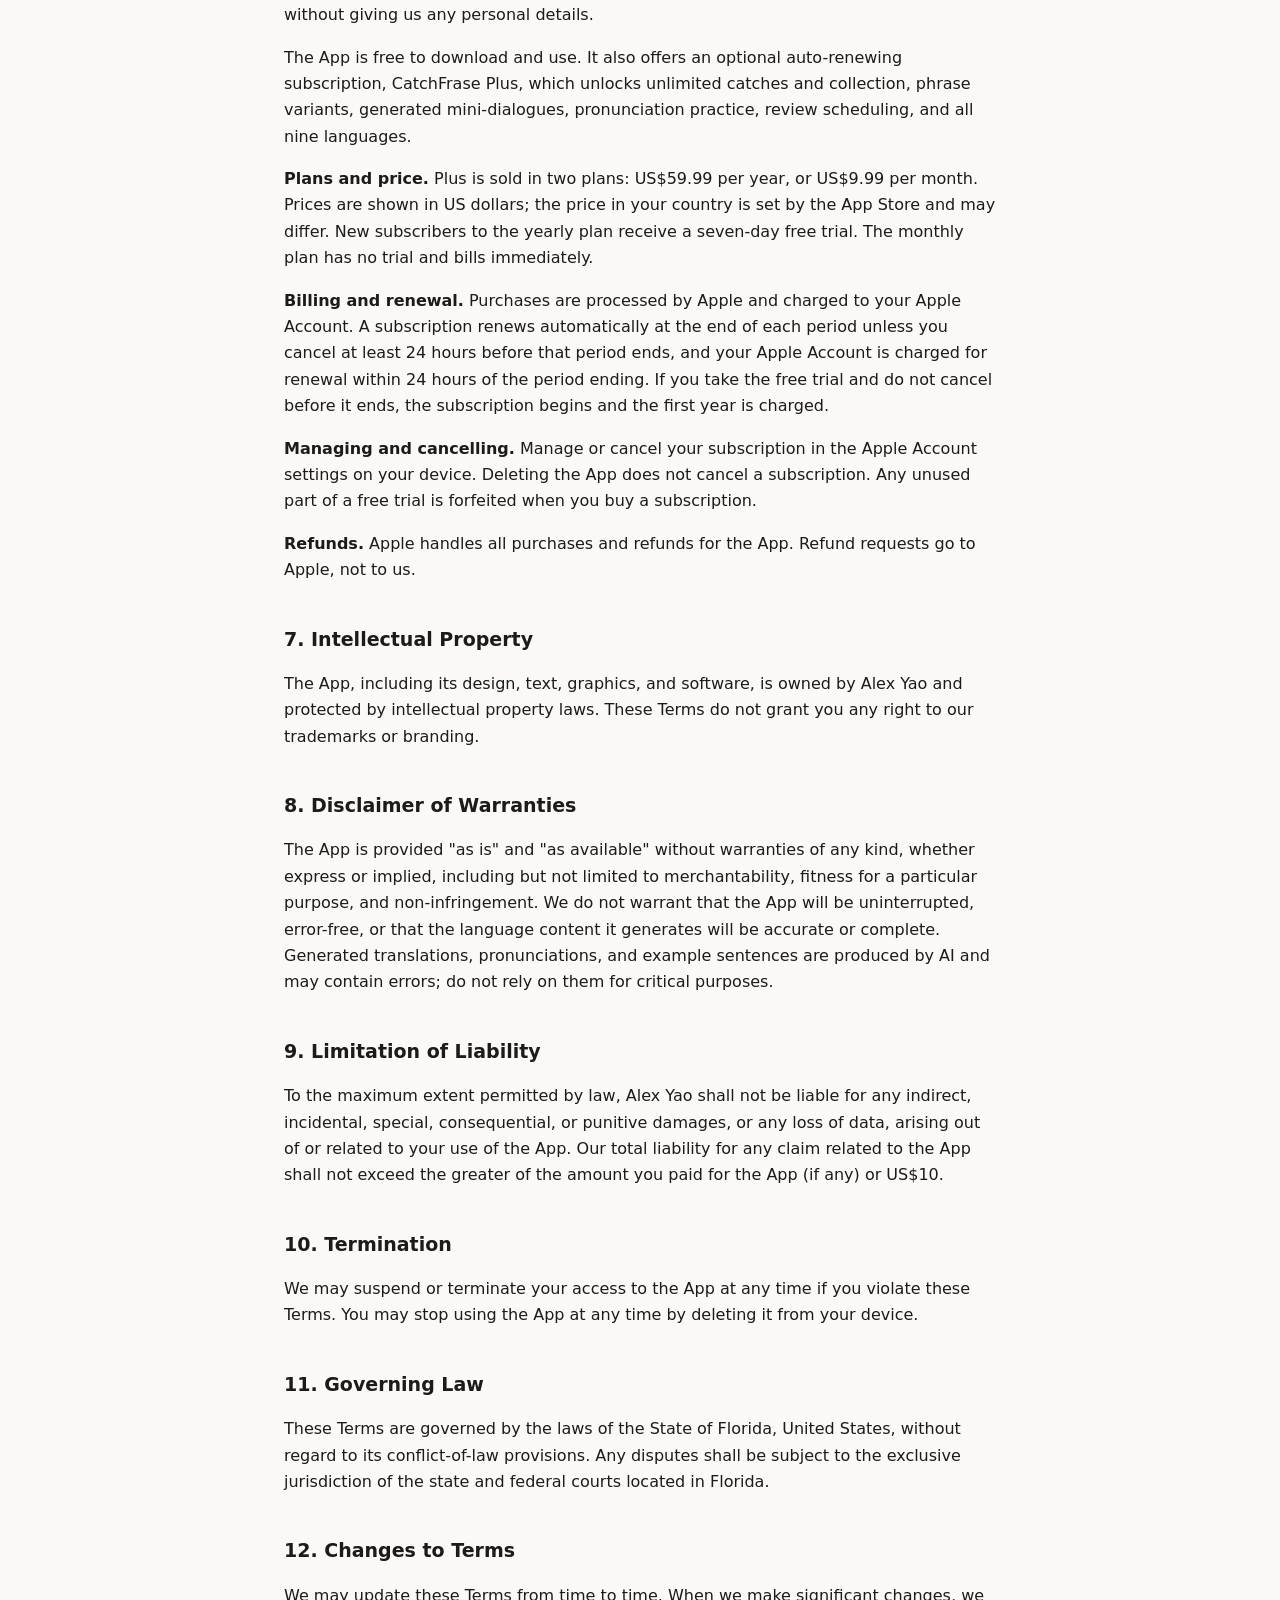
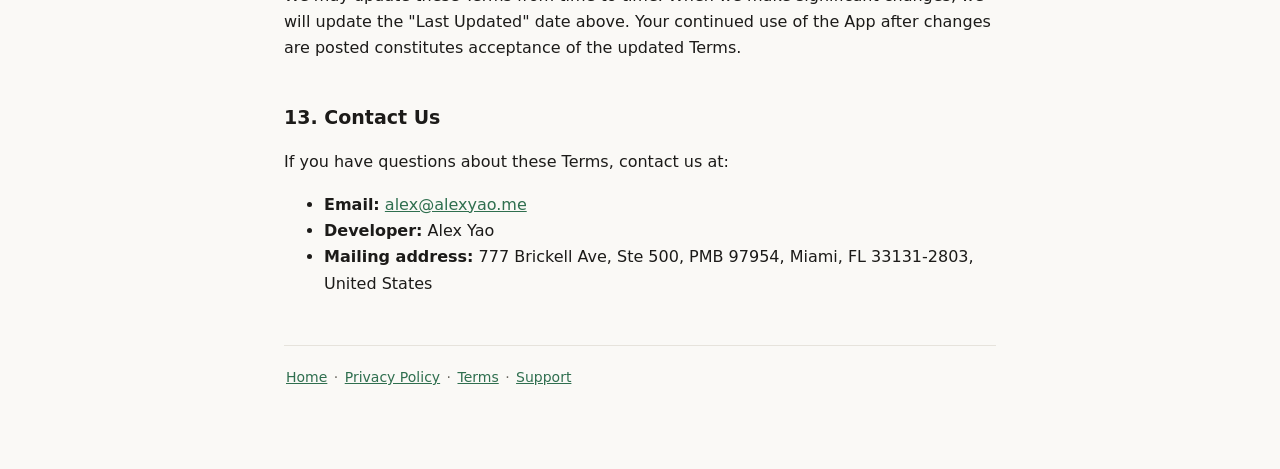
<file: terms-of-service.html>
<!DOCTYPE html>
<html lang="en">
<head>
<meta charset="utf-8">
<meta name="viewport" content="width=device-width, initial-scale=1">
<title>Terms of Service · CatchFrase</title>
<link rel="stylesheet" href="style.css">
</head>
<body>
<main>
<h1 id="terms-of-service-for-catchfrase">Terms of Service for
CatchFrase</h1>
<p><strong>Effective Date:</strong> June 27, 2026 <strong>Last
Updated:</strong> August 1, 2026</p>
<p>Please read these Terms of Service ("Terms") carefully before using
CatchFrase ("the App") operated by Alex Yao ("we," "our," or "us").</p>
<p>By downloading, installing, or using CatchFrase, you agree to be
bound by these Terms. If you do not agree, do not use the App.</p>
<hr />
<h2 id="1-acceptance-of-terms">1. Acceptance of Terms</h2>
<p>By accessing or using CatchFrase, you confirm that you are at least
13 years old and that you accept these Terms and our Privacy Policy. If
you are using the App on behalf of an organization, you represent that
you have authority to bind that organization to these Terms.</p>
<h2 id="2-license-grant">2. License Grant</h2>
<p>We grant you a limited, non-exclusive, non-transferable, revocable
license to download and use CatchFrase for your personal, non-commercial
use on Apple devices that you own or control, subject to these Terms and
the Apple Media Services Terms and Conditions.</p>
<h2 id="3-acceptable-use">3. Acceptable Use</h2>
<p>You agree not to:</p>
<ul>
<li>Use the App for any unlawful purpose or in violation of these
Terms</li>
<li>Capture or upload photos that are illegal, infringing, or that you
do not have the right to capture</li>
<li>Attempt to reverse engineer, decompile, or interfere with the App or
the services it relies on</li>
<li>Use the App in a way that could damage, disable, or overburden the
services that power it</li>
</ul>
<h2 id="4-user-content">4. User Content</h2>
<p>CatchFrase lets you capture photos of objects to generate vocabulary
cards. You retain ownership of the photos you capture. By using the
feature, you grant us and our service providers a limited license to
process your photo solely to identify the object and generate a card, as
described in the Privacy Policy. Photos and cards are stored on your
device.</p>
<h2 id="5-third-party-services">5. Third-Party Services</h2>
<p>The App relies on third-party services to identify objects, generate
content, recognize speech, manage subscriptions, and report crashes:
Google (Gemini API), Cloudflare (Workers), fal (segmentation), Apple
(Speech Recognition), RevenueCat (subscription status), and Sentry
(crash reports). What each one receives is set out in Section 4 of our
Privacy Policy. Your use of those features is also subject to those
providers' terms and policies. We are not responsible for third-party
services.</p>
<h2 id="6-no-accounts-subscriptions-and-billing">6. No Accounts;
Subscriptions and Billing</h2>
<p>CatchFrase does not require an account. There is no login, and you
can use the free tier without giving us any personal details.</p>
<p>The App is free to download and use. It also offers an optional
auto-renewing subscription, CatchFrase Plus, which unlocks unlimited
catches and collection, phrase variants, generated mini-dialogues,
pronunciation practice, review scheduling, and all nine languages.</p>
<p><strong>Plans and price.</strong> Plus is sold in two plans: US$59.99
per year, or US$9.99 per month. Prices are shown in US dollars; the
price in your country is set by the App Store and may differ. New
subscribers to the yearly plan receive a seven-day free trial. The
monthly plan has no trial and bills immediately.</p>
<p><strong>Billing and renewal.</strong> Purchases are processed by
Apple and charged to your Apple Account. A subscription renews
automatically at the end of each period unless you cancel at least 24
hours before that period ends, and your Apple Account is charged for
renewal within 24 hours of the period ending. If you take the free trial
and do not cancel before it ends, the subscription begins and the first
year is charged.</p>
<p><strong>Managing and cancelling.</strong> Manage or cancel your
subscription in the Apple Account settings on your device. Deleting the
App does not cancel a subscription. Any unused part of a free trial is
forfeited when you buy a subscription.</p>
<p><strong>Refunds.</strong> Apple handles all purchases and refunds for
the App. Refund requests go to Apple, not to us.</p>
<h2 id="7-intellectual-property">7. Intellectual Property</h2>
<p>The App, including its design, text, graphics, and software, is owned
by Alex Yao and protected by intellectual property laws. These Terms do
not grant you any right to our trademarks or branding.</p>
<h2 id="8-disclaimer-of-warranties">8. Disclaimer of Warranties</h2>
<p>The App is provided "as is" and "as available" without warranties of
any kind, whether express or implied, including but not limited to
merchantability, fitness for a particular purpose, and non-infringement.
We do not warrant that the App will be uninterrupted, error-free, or
that the language content it generates will be accurate or complete.
Generated translations, pronunciations, and example sentences are
produced by AI and may contain errors; do not rely on them for critical
purposes.</p>
<h2 id="9-limitation-of-liability">9. Limitation of Liability</h2>
<p>To the maximum extent permitted by law, Alex Yao shall not be liable
for any indirect, incidental, special, consequential, or punitive
damages, or any loss of data, arising out of or related to your use of
the App. Our total liability for any claim related to the App shall not
exceed the greater of the amount you paid for the App (if any) or
US$10.</p>
<h2 id="10-termination">10. Termination</h2>
<p>We may suspend or terminate your access to the App at any time if you
violate these Terms. You may stop using the App at any time by deleting
it from your device.</p>
<h2 id="11-governing-law">11. Governing Law</h2>
<p>These Terms are governed by the laws of the State of Florida, United
States, without regard to its conflict-of-law provisions. Any disputes
shall be subject to the exclusive jurisdiction of the state and federal
courts located in Florida.</p>
<h2 id="12-changes-to-terms">12. Changes to Terms</h2>
<p>We may update these Terms from time to time. When we make significant
changes, we will update the "Last Updated" date above. Your continued
use of the App after changes are posted constitutes acceptance of the
updated Terms.</p>
<h2 id="13-contact-us">13. Contact Us</h2>
<p>If you have questions about these Terms, contact us at:</p>
<ul>
<li><strong>Email:</strong> <a
href="mailto:alex@alexyao.me">alex@alexyao.me</a></li>
<li><strong>Developer:</strong> Alex Yao</li>
<li><strong>Mailing address:</strong> 777 Brickell Ave, Ste 500, PMB
97954, Miami, FL 33131-2803, United States</li>
</ul>
<hr>
<footer><a href="index.html">Home</a> · <a href="privacy-policy.html">Privacy Policy</a> · <a href="terms-of-service.html">Terms</a> · <a href="support.html">Support</a></footer>
</main>
</body>
</html>
</file>
<file: style.css>
:root{--ink:#1c1b19;--muted:#6b6862;--accent:#2f6f4f;--line:#e6e3dc;--bg:#faf9f6}
*{box-sizing:border-box}
body{margin:0;background:var(--bg);color:var(--ink);
  font:16px/1.65 -apple-system,BlinkMacSystemFont,"Segoe UI",system-ui,sans-serif;-webkit-font-smoothing:antialiased}
main{max-width:760px;margin:0 auto;padding:48px 24px 80px}
h1{font-size:28px;letter-spacing:-.01em;margin:0 0 8px}
h2{font-size:19px;margin:34px 0 10px;padding-top:6px}
h3{font-size:16px;margin:22px 0 6px;color:var(--muted)}
a{color:var(--accent)}
hr{border:0;border-top:1px solid var(--line);margin:48px 0 20px}
table{border-collapse:collapse;width:100%;margin:14px 0;font-size:14.5px}
th,td{border:1px solid var(--line);padding:8px 10px;text-align:left;vertical-align:top}
th{background:#f0ede6}
blockquote{margin:16px 0;padding:10px 16px;border-left:3px solid var(--accent);background:#eef4f0;color:#33503f;border-radius:0 8px 8px 0}
code{background:rgba(0,0,0,.05);padding:1px 5px;border-radius:5px;font-size:14px}
footer{font-size:14px;color:var(--muted)}
footer a{margin:0 2px}
.home-list{list-style:none;padding:0}
.home-list li{margin:14px 0;font-size:18px}
</file>
